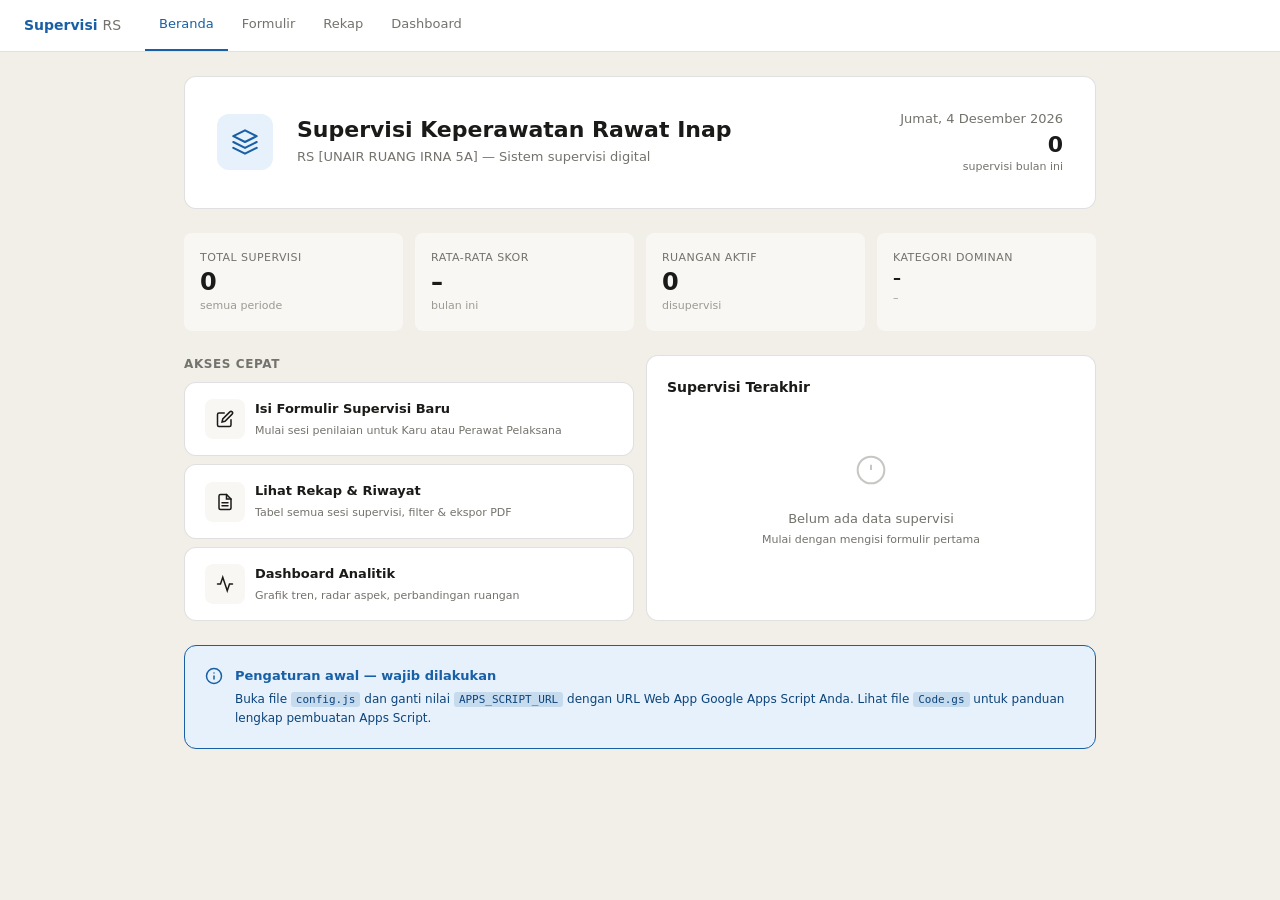
<file: index.html>
<!DOCTYPE html>
<html lang="id">
<head>
<meta charset="UTF-8">
<meta name="viewport" content="width=device-width,initial-scale=1">
<title>Supervisi Keperawatan RS</title>
<link rel="stylesheet" href="style.css">
<style>
.hero{background:var(--bg);border:1px solid var(--border);border-radius:var(--radius-lg);
  padding:2rem;margin-bottom:1.5rem;display:flex;align-items:center;gap:1.5rem}
.hero-icon{width:56px;height:56px;background:var(--blue-light);border-radius:var(--radius-lg);
  display:flex;align-items:center;justify-content:center;flex-shrink:0}
.hero h1{font-size:22px;font-weight:700;color:var(--text);line-height:1.2}
.hero p{font-size:13px;color:var(--text-sec);margin-top:4px}
.quick-btn{display:flex;align-items:center;gap:10px;padding:1rem 1.25rem;
  background:var(--bg);border:1px solid var(--border);border-radius:var(--radius-lg);
  text-decoration:none;color:var(--text);transition:all .15s;cursor:pointer}
.quick-btn:hover{border-color:var(--blue-mid);background:var(--blue-light)}
.quick-btn:hover .qb-icon{background:var(--blue);color:#fff}
.qb-icon{width:40px;height:40px;border-radius:var(--radius);background:var(--bg2);
  display:flex;align-items:center;justify-content:center;flex-shrink:0;transition:all .15s}
.qb-title{font-size:13px;font-weight:600;color:var(--text)}
.qb-sub{font-size:11px;color:var(--text-sec);margin-top:2px}
.recent-row{display:flex;align-items:center;gap:10px;padding:10px 0;
  border-bottom:1px solid var(--border)}
.recent-row:last-child{border-bottom:none}
.rr-avatar{width:32px;height:32px;border-radius:50%;background:var(--blue-light);
  display:flex;align-items:center;justify-content:center;font-size:11px;font-weight:600;
  color:var(--blue);flex-shrink:0}
.rr-name{font-size:13px;font-weight:500;color:var(--text)}
.rr-meta{font-size:11px;color:var(--text-sec);margin-top:1px}
.empty-state{text-align:center;padding:2.5rem 1rem;color:var(--text-sec)}
.empty-state svg{margin-bottom:.75rem;opacity:.4}
</style>
</head>
<body>
<nav>
  <div class="nav-brand">Supervisi <span>RS</span></div>
  <div class="nav-links">
    <a href="index.html" class="active">Beranda</a>
    <a href="form.html">Formulir</a>
    <a href="rekap.html">Rekap</a>
    <a href="dashboard.html">Dashboard</a>
  </div>
</nav>

<div class="container">
  <div class="hero">
    <div class="hero-icon">
      <svg width="28" height="28" viewBox="0 0 24 24" fill="none" stroke="#185FA5" stroke-width="1.8" stroke-linecap="round" stroke-linejoin="round">
        <path d="M12 2L2 7l10 5 10-5-10-5z"/><path d="M2 17l10 5 10-5"/><path d="M2 12l10 5 10-5"/>
      </svg>
    </div>
    <div>
      <h1 id="rs-name">Supervisi Keperawatan Rawat Inap</h1>
      <p id="rs-sub">Sistem pencatatan & pelaporan supervisi berbasis Google Sheets</p>
    </div>
    <div style="margin-left:auto;text-align:right;flex-shrink:0">
      <div id="today-date" style="font-size:13px;color:var(--text-sec)"></div>
      <div id="stat-bulan" style="font-size:22px;font-weight:700;color:var(--text);line-height:1.2;margin-top:2px">–</div>
      <div style="font-size:11px;color:var(--text-sec)">supervisi bulan ini</div>
    </div>
  </div>

  <div id="toast-area"></div>

  <div class="grid-4" style="margin-bottom:1.5rem" id="stat-cards">
    <div class="stat-card">
      <div class="stat-label">Total Supervisi</div>
      <div class="stat-value" id="s-total">–</div>
      <div class="stat-sub">semua periode</div>
    </div>
    <div class="stat-card">
      <div class="stat-label">Rata-rata Skor</div>
      <div class="stat-value" id="s-rata">–</div>
      <div class="stat-sub">bulan ini</div>
    </div>
    <div class="stat-card">
      <div class="stat-label">Ruangan Aktif</div>
      <div class="stat-value" id="s-ruangan">–</div>
      <div class="stat-sub">disupervisi</div>
    </div>
    <div class="stat-card">
      <div class="stat-label">Kategori Dominan</div>
      <div class="stat-value" id="s-kategori" style="font-size:16px">–</div>
      <div class="stat-sub" id="s-kategori-sub">–</div>
    </div>
  </div>

  <div class="grid-2" style="margin-bottom:1.5rem">
    <div>
      <div style="font-size:12px;font-weight:600;color:var(--text-sec);margin-bottom:8px;text-transform:uppercase;letter-spacing:.05em">Akses Cepat</div>
      <div style="display:flex;flex-direction:column;gap:8px">
        <a href="form.html" class="quick-btn">
          <div class="qb-icon">
            <svg width="18" height="18" viewBox="0 0 24 24" fill="none" stroke="currentColor" stroke-width="2" stroke-linecap="round">
              <path d="M11 4H4a2 2 0 00-2 2v14a2 2 0 002 2h14a2 2 0 002-2v-7"/><path d="M18.5 2.5a2.121 2.121 0 013 3L12 15l-4 1 1-4 9.5-9.5z"/>
            </svg>
          </div>
          <div>
            <div class="qb-title">Isi Formulir Supervisi Baru</div>
            <div class="qb-sub">Mulai sesi penilaian untuk Karu atau Perawat Pelaksana</div>
          </div>
        </a>
        <a href="rekap.html" class="quick-btn">
          <div class="qb-icon">
            <svg width="18" height="18" viewBox="0 0 24 24" fill="none" stroke="currentColor" stroke-width="2" stroke-linecap="round">
              <path d="M14 2H6a2 2 0 00-2 2v16a2 2 0 002 2h12a2 2 0 002-2V8z"/><polyline points="14 2 14 8 20 8"/><line x1="16" y1="13" x2="8" y2="13"/><line x1="16" y1="17" x2="8" y2="17"/>
            </svg>
          </div>
          <div>
            <div class="qb-title">Lihat Rekap & Riwayat</div>
            <div class="qb-sub">Tabel semua sesi supervisi, filter & ekspor PDF</div>
          </div>
        </a>
        <a href="dashboard.html" class="quick-btn">
          <div class="qb-icon">
            <svg width="18" height="18" viewBox="0 0 24 24" fill="none" stroke="currentColor" stroke-width="2" stroke-linecap="round">
              <polyline points="22 12 18 12 15 21 9 3 6 12 2 12"/>
            </svg>
          </div>
          <div>
            <div class="qb-title">Dashboard Analitik</div>
            <div class="qb-sub">Grafik tren, radar aspek, perbandingan ruangan</div>
          </div>
        </a>
      </div>
    </div>

    <div class="card">
      <div class="card-title">Supervisi Terakhir</div>
      <div id="recent-list">
        <div class="empty-state" id="empty-recent">
          <svg width="32" height="32" viewBox="0 0 24 24" fill="none" stroke="currentColor" stroke-width="1.5"><circle cx="12" cy="12" r="10"/><line x1="12" y1="8" x2="12" y2="12"/><line x1="12" y1="16" x2="12.01" y2="16"/></svg>
          <div style="font-size:13px;margin-top:4px">Belum ada data supervisi</div>
          <div style="font-size:11px;margin-top:2px">Mulai dengan mengisi formulir pertama</div>
        </div>
      </div>
    </div>
  </div>

  <div class="card" style="background:var(--blue-light);border-color:var(--blue)">
    <div style="display:flex;align-items:flex-start;gap:12px">
      <svg width="18" height="18" viewBox="0 0 24 24" fill="none" stroke="#185FA5" stroke-width="2" stroke-linecap="round" style="flex-shrink:0;margin-top:1px"><circle cx="12" cy="12" r="10"/><line x1="12" y1="16" x2="12" y2="12"/><line x1="12" y1="8" x2="12.01" y2="8"/></svg>
      <div>
        <div style="font-size:13px;font-weight:600;color:var(--blue);margin-bottom:3px">Pengaturan awal — wajib dilakukan</div>
        <div style="font-size:12px;color:#0C447C;line-height:1.6">
          Buka file <code style="background:rgba(24,95,165,.15);padding:1px 5px;border-radius:3px;font-size:11px">config.js</code> 
          dan ganti nilai <code style="background:rgba(24,95,165,.15);padding:1px 5px;border-radius:3px;font-size:11px">APPS_SCRIPT_URL</code> 
          dengan URL Web App Google Apps Script Anda. Lihat file <code style="background:rgba(24,95,165,.15);padding:1px 5px;border-radius:3px;font-size:11px">Code.gs</code> 
          untuk panduan lengkap pembuatan Apps Script.
        </div>
      </div>
    </div>
  </div>
</div>

<script src="config.js"></script>
<script>
document.getElementById('rs-name').textContent = CONFIG.APP_NAME;
document.getElementById('rs-sub').textContent = CONFIG.RS_NAME + ' — Sistem supervisi digital';

const now = new Date();
document.getElementById('today-date').textContent = now.toLocaleDateString('id-ID',{weekday:'long',day:'numeric',month:'long',year:'numeric'});

function loadStats() {
  const data = ambilLokal();
  const bulanIni = now.getMonth();
  const tahunIni = now.getFullYear();
  const dataBulan = data.filter(d => {
    const t = new Date(d.tanggal);
    return t.getMonth() === bulanIni && t.getFullYear() === tahunIni;
  });

  document.getElementById('s-total').textContent = data.length;
  document.getElementById('stat-bulan').textContent = dataBulan.length;

  if (dataBulan.length) {
    const avg = Math.round(dataBulan.reduce((a,b) => a + b.skor_total, 0) / dataBulan.length);
    document.getElementById('s-rata').textContent = avg + '%';
    const kat = getKategori(avg);
    document.getElementById('s-kategori').textContent = kat.label;
  }

  const ruangan = [...new Set(data.map(d => d.ruangan))];
  document.getElementById('s-ruangan').textContent = ruangan.length;

  const cats = {};
  data.forEach(d => { cats[d.kategori] = (cats[d.kategori]||0)+1; });
  const dom = Object.entries(cats).sort((a,b)=>b[1]-a[1])[0];
  if (dom) {
    document.getElementById('s-kategori').textContent = dom[0];
    document.getElementById('s-kategori-sub').textContent = dom[1] + ' sesi';
  }

  const list = document.getElementById('recent-list');
  const recent = data.slice(0, 5);
  if (recent.length) {
    document.getElementById('empty-recent')?.remove();
    list.innerHTML = recent.map(d => {
      const inisial = d.nama_perawat.split(' ').slice(1,3).map(w=>w[0]).join('').toUpperCase().slice(0,2);
      const kat = getKategori(d.skor_total);
      return `<div class="recent-row">
        <div class="rr-avatar">${inisial}</div>
        <div style="flex:1">
          <div class="rr-name">${d.nama_perawat}</div>
          <div class="rr-meta">${d.ruangan} · ${formatTanggal(d.tanggal)} · ${d.shift}</div>
        </div>
        <span class="badge ${kat.cls}">${d.skor_total}%</span>
      </div>`;
    }).join('');
  }

  // Coba fetch dari Sheets jika URL sudah diset
  if (CONFIG.APPS_SCRIPT_URL.includes('GANTI')) return;
  fetch(CONFIG.APPS_SCRIPT_URL + '?action=getStats')
    .then(r => r.json())
    .then(res => {
      if (res.total !== undefined) document.getElementById('s-total').textContent = res.total;
    }).catch(() => {});
}

loadStats();
</script>
</body>
</html>
</file>
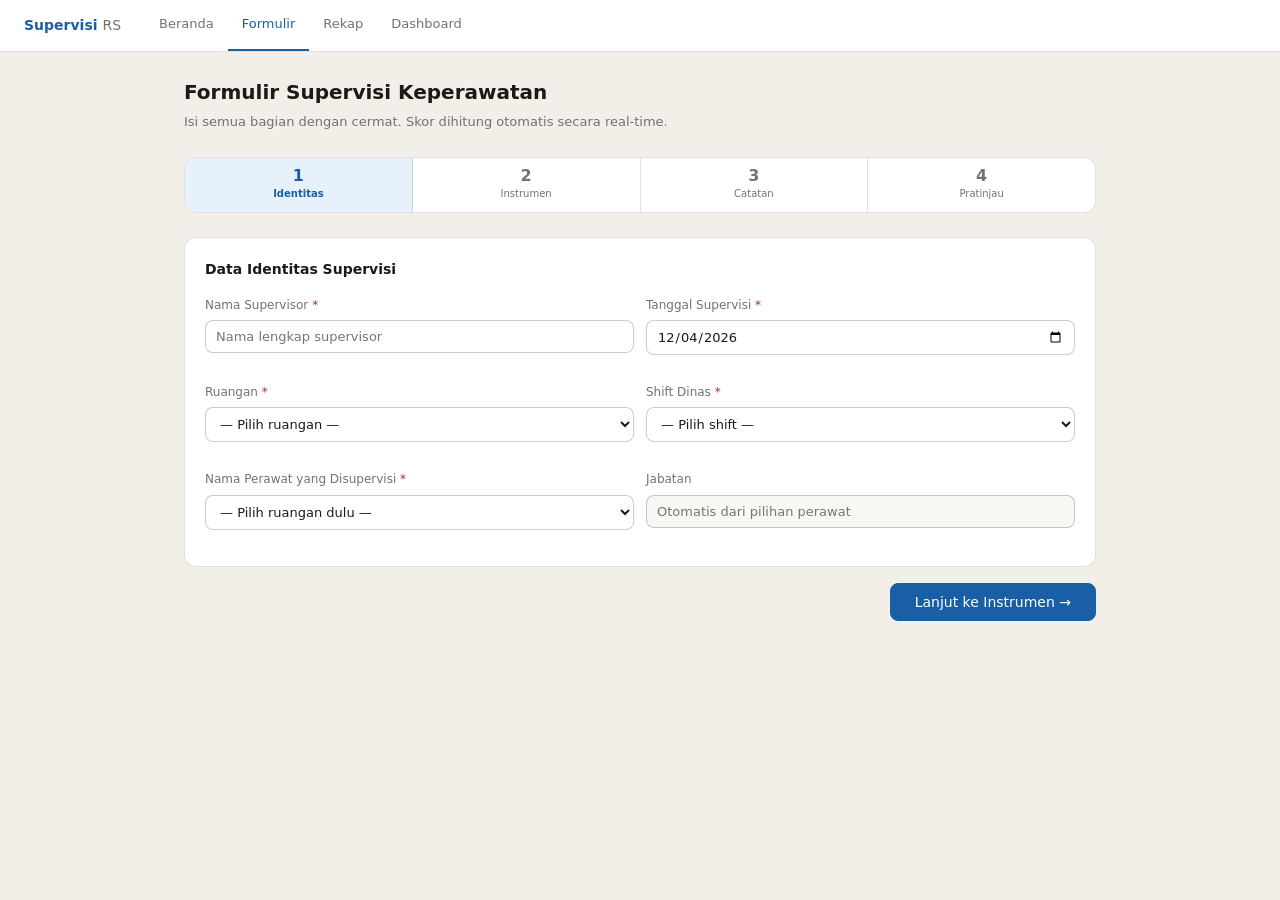
<file: form.html>
<!DOCTYPE html>
<html lang="id">
<head>
<meta charset="UTF-8">
<meta name="viewport" content="width=device-width,initial-scale=1">
<title>Formulir Supervisi</title>
<link rel="stylesheet" href="style.css">
<style>
.form-header{background:var(--bg);border:1px solid var(--border);border-radius:var(--radius-lg);
  padding:1.25rem;margin-bottom:1.25rem}
.step-bar{display:flex;gap:0;margin-bottom:1.5rem;background:var(--bg);
  border:1px solid var(--border);border-radius:var(--radius-lg);overflow:hidden}
.step{flex:1;padding:10px 8px;text-align:center;font-size:12px;color:var(--text-sec);
  border-right:1px solid var(--border);cursor:pointer;transition:background .15s}
.step:last-child{border-right:none}
.step.active{background:var(--blue-light);color:var(--blue);font-weight:600}
.step.done{background:var(--green-light);color:var(--green)}
.step-num{display:block;font-size:16px;font-weight:700;line-height:1}
.step-lbl{display:block;font-size:10px;margin-top:2px}
.pane{display:none}
.pane.active{display:block}
.skor-summary{display:grid;grid-template-columns:repeat(4,minmax(0,1fr));gap:8px;margin:1rem 0}
.skor-box{background:var(--bg2);border-radius:var(--radius);padding:8px 10px}
.skor-box-lbl{font-size:10px;color:var(--text-sec);font-weight:500;text-transform:uppercase;letter-spacing:.04em}
.skor-box-val{font-size:20px;font-weight:700;color:var(--text);margin-top:2px;line-height:1}
.skor-box-max{font-size:10px;color:var(--text-hint)}
.total-box{background:var(--blue-light);border:1.5px solid var(--blue-mid);border-radius:var(--radius-lg);
  padding:1.25rem;display:flex;align-items:center;justify-content:space-between;margin:1rem 0}
.total-val{font-size:36px;font-weight:800;color:var(--blue)}
.total-meta{font-size:13px;color:var(--blue)}
.success-screen{text-align:center;padding:2.5rem 1rem}
.success-icon{width:64px;height:64px;background:var(--green-light);border-radius:50%;
  display:flex;align-items:center;justify-content:center;margin:0 auto 1rem}
</style>
</head>
<body>
<nav>
  <div class="nav-brand">Supervisi <span>RS</span></div>
  <div class="nav-links">
    <a href="index.html">Beranda</a>
    <a href="form.html" class="active">Formulir</a>
    <a href="rekap.html">Rekap</a>
    <a href="dashboard.html">Dashboard</a>
  </div>
</nav>

<div class="container">
  <div class="page-title">Formulir Supervisi Keperawatan</div>
  <div class="page-sub">Isi semua bagian dengan cermat. Skor dihitung otomatis secara real-time.</div>

  <div id="toast-area"></div>

  <!-- STEP BAR -->
  <div class="step-bar" id="step-bar">
    <div class="step active" onclick="goStep(0)"><span class="step-num">1</span><span class="step-lbl">Identitas</span></div>
    <div class="step" onclick="goStep(1)"><span class="step-num">2</span><span class="step-lbl">Instrumen</span></div>
    <div class="step" onclick="goStep(2)"><span class="step-num">3</span><span class="step-lbl">Catatan</span></div>
    <div class="step" onclick="goStep(3)"><span class="step-num">4</span><span class="step-lbl">Pratinjau</span></div>
  </div>

  <!-- PANE 0: IDENTITAS -->
  <div class="pane active" id="pane-0">
    <div class="card">
      <div class="card-title">Data Identitas Supervisi</div>
      <div class="grid-2">
        <div class="form-group">
          <label class="form-label">Nama Supervisor <span class="req">*</span></label>
          <input type="text" id="f-supervisor" placeholder="Nama lengkap supervisor" required>
        </div>
        <div class="form-group">
          <label class="form-label">Tanggal Supervisi <span class="req">*</span></label>
          <input type="date" id="f-tanggal" required>
        </div>
        <div class="form-group">
          <label class="form-label">Ruangan <span class="req">*</span></label>
          <select id="f-ruangan" required onchange="updateDropdownPerawat()">
            <option value="">— Pilih ruangan —</option>
          </select>
        </div>
        <div class="form-group">
          <label class="form-label">Shift Dinas <span class="req">*</span></label>
          <select id="f-shift" required>
            <option value="">— Pilih shift —</option>
            <option>Pagi (07.00–14.00)</option>
            <option>Siang (14.00–21.00)</option>
            <option>Malam (21.00–07.00)</option>
          </select>
        </div>
        <div class="form-group">
          <label class="form-label">Nama Perawat yang Disupervisi <span class="req">*</span></label>
          <select id="f-perawat" required onchange="updateJabatan()">
            <option value="">— Pilih ruangan dulu —</option>
          </select>
        </div>
        <div class="form-group">
          <label class="form-label">Jabatan</label>
          <input type="text" id="f-jabatan" readonly placeholder="Otomatis dari pilihan perawat" style="background:var(--bg2);color:var(--text-sec)">
        </div>
      </div>
    </div>
    <div style="display:flex;justify-content:flex-end;margin-top:1rem">
      <button class="btn btn-primary btn-lg" onclick="nextStep(0)">Lanjut ke Instrumen →</button>
    </div>
  </div>

  <!-- PANE 1: INSTRUMEN -->
  <div class="pane" id="pane-1">
    <div id="instrumen-container"></div>
    <div class="skor-summary" id="skor-summary">
      <div class="skor-box"><div class="skor-box-lbl">Askep</div><div class="skor-box-val" id="s-askep">–</div><div class="skor-box-max">dari 100</div></div>
      <div class="skor-box"><div class="skor-box-lbl">Tindakan/SOP</div><div class="skor-box-val" id="s-sop">–</div><div class="skor-box-max">dari 100</div></div>
      <div class="skor-box"><div class="skor-box-lbl">Manajemen</div><div class="skor-box-val" id="s-manajemen">–</div><div class="skor-box-max">dari 100</div></div>
      <div class="skor-box"><div class="skor-box-lbl">Dokumentasi</div><div class="skor-box-val" id="s-dokumentasi">–</div><div class="skor-box-max">dari 100</div></div>
    </div>
    <div style="display:flex;justify-content:space-between;margin-top:1rem">
      <button class="btn btn-secondary" onclick="goStep(0)">← Kembali</button>
      <button class="btn btn-primary btn-lg" onclick="nextStep(1)">Lanjut ke Catatan →</button>
    </div>
  </div>

  <!-- PANE 2: CATATAN -->
  <div class="pane" id="pane-2">
    <div class="card">
      <div class="card-title">Catatan & Rekomendasi Supervisor</div>
      <div class="form-group">
        <label class="form-label">Temuan &amp; Catatan Supervisi</label>
        <textarea id="f-catatan" rows="5" placeholder="Tuliskan temuan observasi, hal yang sudah baik, dan area yang perlu perbaikan..."></textarea>
      </div>
      <div class="form-group">
        <label class="form-label">Rekomendasi Tindak Lanjut</label>
        <textarea id="f-rekomendasi" rows="4" placeholder="Rencana pembinaan, pelatihan yang disarankan, atau tindakan perbaikan spesifik..."></textarea>
      </div>
      <div class="form-group">
        <label class="form-label">Target Perbaikan (deadline)</label>
        <input type="date" id="f-target">
      </div>
    </div>
    <div style="display:flex;justify-content:space-between;margin-top:1rem">
      <button class="btn btn-secondary" onclick="goStep(1)">← Kembali</button>
      <button class="btn btn-primary btn-lg" onclick="nextStep(2)">Lanjut ke Pratinjau →</button>
    </div>
  </div>

  <!-- PANE 3: PRATINJAU -->
  <div class="pane" id="pane-3">
    <div class="card" id="preview-card">
      <div class="card-title">Pratinjau — periksa sebelum menyimpan</div>
      <div id="preview-content"></div>
    </div>
    <div style="display:flex;justify-content:space-between;margin-top:1rem;gap:10px">
      <button class="btn btn-secondary" onclick="goStep(2)">← Kembali Edit</button>
      <button class="btn btn-success btn-lg" id="btn-submit" onclick="submitForm()">
        <svg width="16" height="16" viewBox="0 0 24 24" fill="none" stroke="currentColor" stroke-width="2.5" stroke-linecap="round"><polyline points="20 6 9 17 4 12"/></svg>
        Simpan & Kirim ke Google Sheets
      </button>
    </div>
  </div>

  <!-- PANE 4: SUKSES -->
  <div class="pane" id="pane-4">
    <div class="card">
      <div class="success-screen">
        <div class="success-icon">
          <svg width="32" height="32" viewBox="0 0 24 24" fill="none" stroke="#3B6D11" stroke-width="2.5" stroke-linecap="round"><polyline points="20 6 9 17 4 12"/></svg>
        </div>
        <div style="font-size:20px;font-weight:700;color:var(--text);margin-bottom:8px">Data Berhasil Disimpan!</div>
        <div style="font-size:13px;color:var(--text-sec);margin-bottom:1.5rem" id="success-msg">Data supervisi telah dikirim ke Google Sheets.</div>
        <div style="display:flex;gap:10px;justify-content:center;flex-wrap:wrap">
          <button class="btn btn-primary" onclick="resetForm()">Isi Formulir Baru</button>
          <a href="rekap.html" class="btn btn-secondary">Lihat Rekap Data</a>
          <a href="dashboard.html" class="btn btn-secondary">Buka Dashboard</a>
        </div>
      </div>
    </div>
  </div>
</div>

<script src="config.js"></script>
<script>
let jabatan = '';
let scores = {}; // { section_id: [1,2,3,...] }
let currentStep = 0;

// Init
document.getElementById('f-tanggal').value = new Date().toISOString().split('T')[0];

// Populate ruangan dropdown
const selRuangan = document.getElementById('f-ruangan');
MASTER.ruangan.forEach(r => {
  const opt = document.createElement('option');
  opt.value = opt.textContent = r;
  selRuangan.appendChild(opt);
});

function updateDropdownPerawat() {
  const ruangan = document.getElementById('f-ruangan').value;
  const sel = document.getElementById('f-perawat');
  sel.innerHTML = '<option value="">— Pilih perawat —</option>';
  document.getElementById('f-jabatan').value = '';
  jabatan = '';
  if (!ruangan) return;
  MASTER.staf.filter(s => s.ruangan === ruangan).forEach(s => {
    const opt = document.createElement('option');
    opt.value = s.nama;
    opt.textContent = s.nama + ' (' + s.jabatan + ')';
    opt.dataset.jabatan = s.jabatan;
    sel.appendChild(opt);
  });
}

function updateJabatan() {
  const sel = document.getElementById('f-perawat');
  const opt = sel.options[sel.selectedIndex];
  jabatan = opt?.dataset?.jabatan || '';
  document.getElementById('f-jabatan').value = jabatan;
  if (jabatan) buildInstrumen(jabatan === 'Kepala Ruangan' ? 'karu' : 'pp');
}

function buildInstrumen(role) {
  const instrumen = INSTRUMEN[role];
  scores = {};
  instrumen.forEach(sec => { scores[sec.id] = new Array(sec.items.length).fill(0); });

  const container = document.getElementById('instrumen-container');
  container.innerHTML = '';

  instrumen.forEach(sec => {
    const secDiv = document.createElement('div');
    secDiv.style.marginBottom = '1rem';

    const head = document.createElement('div');
    head.className = 'section-head';
    head.innerHTML = `<span class="section-title">${sec.judul}</span>
      <span class="section-score" id="ss-${sec.id}" style="color:var(--text-sec)">– / 100</span>`;

    const body = document.createElement('div');
    body.className = 'section-body';

    sec.items.forEach((item, i) => {
      const row = document.createElement('div');
      row.className = 'item-row';
      row.innerHTML = `
        <span class="item-num">${i+1}.</span>
        <span class="item-text">${item}</span>
        <div class="score-group" id="sg-${sec.id}-${i}">
          ${[1,2,3,4].map(v => `<button class="score-btn" data-v="${v}" 
            onclick="setScore('${sec.id}',${i},${v})">${v}</button>`).join('')}
        </div>`;
      body.appendChild(row);
    });

    secDiv.appendChild(head);
    secDiv.appendChild(body);
    container.appendChild(secDiv);
  });
  updateSkorSummary();
}

function setScore(secId, idx, val) {
  scores[secId][idx] = val;
  const sg = document.getElementById(`sg-${secId}-${idx}`);
  sg.querySelectorAll('.score-btn').forEach(btn => {
    const v = parseInt(btn.dataset.v);
    btn.className = 'score-btn' + (v === val ? ` sel-${v}` : '');
  });
  updateSkorSection(secId);
  updateSkorSummary();
}

function updateSkorSection(secId) {
  const s = scores[secId];
  const pct = hitungSkorAspek(s);
  const el = document.getElementById(`ss-${secId}`);
  if (el) {
    el.textContent = pct + ' / 100';
    el.style.color = pct >= 86 ? 'var(--green)' : pct >= 71 ? 'var(--blue)' : pct >= 56 ? 'var(--amber)' : 'var(--red)';
  }
}

function updateSkorSummary() {
  const role = jabatan === 'Kepala Ruangan' ? 'karu' : 'pp';
  const instrumen = INSTRUMEN[role];
  if (!instrumen) return;

  const ids = instrumen.map(s => s.id);
  const labels = ['askep','sop','manajemen','dokumentasi'];
  ids.forEach((id, i) => {
    const pct = hitungSkorAspek(scores[id] || []);
    const el = document.getElementById(`s-${labels[i]}`);
    if (el) el.textContent = pct > 0 ? pct + '%' : '–';
  });
}

// STEP NAVIGATION
function goStep(n) {
  document.querySelectorAll('.pane').forEach((p,i) => p.classList.toggle('active', i === n));
  document.querySelectorAll('.step').forEach((s,i) => {
    s.classList.remove('active','done');
    if (i === n) s.classList.add('active');
    else if (i < n) s.classList.add('done');
  });
  currentStep = n;
  if (n === 3) buildPreview();
}

function nextStep(current) {
  if (current === 0) {
    const req = ['f-supervisor','f-tanggal','f-ruangan','f-shift','f-perawat'];
    for (const id of req) {
      if (!document.getElementById(id).value) {
        showToast('Harap lengkapi semua data identitas yang wajib diisi.','error');
        document.getElementById(id).focus();
        return;
      }
    }
    if (!jabatan) { showToast('Pilih perawat yang akan disupervisi.','error'); return; }
  }
  if (current === 1) {
    const role = jabatan === 'Kepala Ruangan' ? 'karu' : 'pp';
    if (!INSTRUMEN[role]) { showToast('Pilih perawat terlebih dahulu di langkah 1.','error'); goStep(0); return; }
    const allFilled = INSTRUMEN[role].every(sec => scores[sec.id] && scores[sec.id].every(v => v > 0));
    if (!allFilled) { showToast('Harap isi semua item penilaian sebelum melanjutkan.','error'); return; }
  }
  goStep(current + 1);
}

function buildPreview() {
  const role = jabatan === 'Kepala Ruangan' ? 'karu' : 'pp';
  const instrumen = INSTRUMEN[role];
  const skor_aspek = instrumen.map(sec => hitungSkorAspek(scores[sec.id]));
  const bobot = instrumen.map(s => s.bobot);
  const total = hitungSkorTotal(skor_aspek, bobot);
  const kat = getKategori(total);

  const pc = document.getElementById('preview-content');
  pc.innerHTML = `
    <div class="grid-2" style="margin-bottom:1rem">
      <div><div style="font-size:11px;color:var(--text-sec);text-transform:uppercase;letter-spacing:.05em">Supervisor</div>
        <div style="font-size:14px;font-weight:500;margin-top:2px">${document.getElementById('f-supervisor').value}</div></div>
      <div><div style="font-size:11px;color:var(--text-sec);text-transform:uppercase;letter-spacing:.05em">Tanggal / Shift</div>
        <div style="font-size:14px;font-weight:500;margin-top:2px">${formatTanggal(document.getElementById('f-tanggal').value)} · ${document.getElementById('f-shift').value}</div></div>
      <div><div style="font-size:11px;color:var(--text-sec);text-transform:uppercase;letter-spacing:.05em">Ruangan</div>
        <div style="font-size:14px;font-weight:500;margin-top:2px">${document.getElementById('f-ruangan').value}</div></div>
      <div><div style="font-size:11px;color:var(--text-sec);text-transform:uppercase;letter-spacing:.05em">Perawat / Jabatan</div>
        <div style="font-size:14px;font-weight:500;margin-top:2px">${document.getElementById('f-perawat').value}</div>
        <div style="font-size:11px;color:var(--text-sec)">${jabatan}</div></div>
    </div>
    <div class="total-box">
      <div><div style="font-size:13px;color:var(--blue);font-weight:500">Skor Total</div>
        <div class="total-val">${total}%</div></div>
      <span class="badge ${kat.cls}" style="font-size:14px;padding:6px 14px">${kat.label}</span>
    </div>
    <div style="display:grid;grid-template-columns:repeat(4,1fr);gap:8px;margin-bottom:1rem">
      ${instrumen.map((sec,i) => {
        const c = getKategori(skor_aspek[i]);
        return `<div class="skor-box"><div class="skor-box-lbl">${sec.judul.replace(/^[A-D]\.\s*/,'')}</div>
          <div class="skor-box-val" style="font-size:18px">${skor_aspek[i]}%</div>
          <div class="skor-box-max">${sec.bobot}% bobot</div></div>`;
      }).join('')}
    </div>
    ${document.getElementById('f-catatan').value ? `
    <div style="margin-bottom:8px"><div style="font-size:11px;color:var(--text-sec);text-transform:uppercase;letter-spacing:.05em;margin-bottom:4px">Catatan</div>
      <div style="font-size:13px;color:var(--text);line-height:1.6;background:var(--bg2);padding:10px;border-radius:var(--radius)">${document.getElementById('f-catatan').value}</div></div>` : ''}
    ${document.getElementById('f-rekomendasi').value ? `
    <div><div style="font-size:11px;color:var(--text-sec);text-transform:uppercase;letter-spacing:.05em;margin-bottom:4px">Rekomendasi Tindak Lanjut</div>
      <div style="font-size:13px;color:var(--text);line-height:1.6;background:var(--bg2);padding:10px;border-radius:var(--radius)">${document.getElementById('f-rekomendasi').value}</div></div>` : ''}
  `;
}

async function submitForm() {
  const btn = document.getElementById('btn-submit');
  btn.disabled = true;
  btn.innerHTML = '<span class="loading"></span> Menyimpan...';

  const role = jabatan === 'Kepala Ruangan' ? 'karu' : 'pp';
  const instrumen = INSTRUMEN[role];
  const skor_aspek = instrumen.map(sec => hitungSkorAspek(scores[sec.id]));
  const bobot = instrumen.map(s => s.bobot);
  const total = hitungSkorTotal(skor_aspek, bobot);
  const kat = getKategori(total);

  const payload = {
    supervisor: document.getElementById('f-supervisor').value,
    tanggal: document.getElementById('f-tanggal').value,
    ruangan: document.getElementById('f-ruangan').value,
    shift: document.getElementById('f-shift').value,
    nama_perawat: document.getElementById('f-perawat').value,
    jabatan: jabatan,
    skor_askep: skor_aspek[0],
    skor_sop: skor_aspek[1],
    skor_manajemen: skor_aspek[2],
    skor_dokumentasi: skor_aspek[3],
    skor_total: total,
    kategori: kat.label,
    catatan: document.getElementById('f-catatan').value,
    rekomendasi: document.getElementById('f-rekomendasi').value,
    target_perbaikan: document.getElementById('f-target').value,
    detail_scores: JSON.stringify(scores)
  };

  // Simpan lokal dulu sebagai fallback
  simpanLokal(payload);

  let berhasil = false;

  if (CONFIG.APPS_SCRIPT_URL && !CONFIG.APPS_SCRIPT_URL.includes('GANTI')) {
    try {
      // Metode: Kirim POST via hidden form + iframe
      // Ini bypass CORS karena form submissions tidak terkena CORS restrictions
      berhasil = await kirimViaForm(payload);
    } catch (e) {
      console.error('Gagal kirim ke Sheets:', e);
      berhasil = false;
    }
  }

  document.getElementById('success-msg').textContent = berhasil
    ? `Data berhasil dikirim ke Google Sheets. Skor: ${total}% (${kat.label})`
    : `Data disimpan secara lokal (offline). Sync ke Sheets saat koneksi tersedia. Skor: ${total}% (${kat.label})`;

  btn.disabled = false;
  btn.innerHTML = '<svg width="16" height="16" viewBox="0 0 24 24" fill="none" stroke="currentColor" stroke-width="2.5" stroke-linecap="round"><polyline points="20 6 9 17 4 12"/></svg> Simpan & Kirim ke Google Sheets';

  goStep(4);
  document.getElementById('step-bar').style.display = 'none';
}

/**
 * Kirim data ke Google Apps Script menggunakan GET request dengan query parameters.
 * GET request ke Apps Script Web App tidak terkena masalah CORS redirect yang 
 * terjadi pada POST, karena Apps Script menangani redirect GET secara transparan.
 * Kita encode payload sebagai parameter 'data' di URL.
 */
function kirimViaForm(payload) {
  return new Promise((resolve) => {
    // Encode payload as query parameter for GET request
    const url = CONFIG.APPS_SCRIPT_URL + '?action=saveData&data=' + encodeURIComponent(JSON.stringify(payload));
    
    // Coba fetch GET dulu (cross-origin GET ke Apps Script biasanya berhasil)
    fetch(url, { redirect: 'follow' })
      .then(resp => {
        if (!resp.ok) throw new Error('Response not ok: ' + resp.status);
        return resp.json();
      })
      .then(result => {
        console.log('Respon dari Apps Script:', result);
        resolve(result.status === 'ok');
      })
      .catch(err => {
        console.warn('Fetch GET gagal, mencoba via iframe...', err);
        // Fallback: gunakan iframe
        kirimViaIframe(payload)
          .then(resolve)
          .catch(() => resolve(false));
      });
  });
}

/**
 * Fallback: kirim data via hidden iframe + form POST
 * Form submission tradisional tidak terkena CORS restrictions
 */
function kirimViaIframe(payload) {
  return new Promise((resolve) => {
    const iframeName = 'submit_frame_' + Date.now();
    const iframe = document.createElement('iframe');
    iframe.name = iframeName;
    iframe.style.display = 'none';
    document.body.appendChild(iframe);

    const form = document.createElement('form');
    form.method = 'POST';
    form.action = CONFIG.APPS_SCRIPT_URL;
    form.target = iframeName;
    form.style.display = 'none';

    // Kirim semua data sebagai hidden field bernama 'payload'
    const input = document.createElement('input');
    input.type = 'hidden';
    input.name = 'payload';
    input.value = JSON.stringify(payload);
    form.appendChild(input);

    document.body.appendChild(form);

    // Timeout: anggap berhasil setelah 5 detik (karena kita tidak bisa baca response dari iframe cross-origin)
    const timeout = setTimeout(() => {
      cleanup();
      resolve(true); // Anggap berhasil karena form pasti terkirim
    }, 5000);

    iframe.onload = () => {
      clearTimeout(timeout);
      cleanup();
      resolve(true);
    };

    iframe.onerror = () => {
      clearTimeout(timeout);
      cleanup();
      resolve(false);
    };

    function cleanup() {
      try { document.body.removeChild(form); } catch(e) {}
      try { document.body.removeChild(iframe); } catch(e) {}
    }

    form.submit();
  });
}

function resetForm() {
  document.getElementById('step-bar').style.display = '';
  document.getElementById('f-supervisor').value = '';
  document.getElementById('f-tanggal').value = new Date().toISOString().split('T')[0];
  document.getElementById('f-ruangan').value = '';
  document.getElementById('f-shift').value = '';
  document.getElementById('f-perawat').innerHTML = '<option value="">— Pilih ruangan dulu —</option>';
  document.getElementById('f-jabatan').value = '';
  document.getElementById('f-catatan').value = '';
  document.getElementById('f-rekomendasi').value = '';
  document.getElementById('f-target').value = '';
  document.getElementById('instrumen-container').innerHTML = '';
  jabatan = '';
  scores = {};
  goStep(0);
}

function showToast(msg, type='info') {
  const area = document.getElementById('toast-area');
  area.innerHTML = `<div class="toast toast-${type} show">${msg}</div>`;
  setTimeout(() => { area.innerHTML = ''; }, 4000);
}
</script>
</body>
</html>
</file>
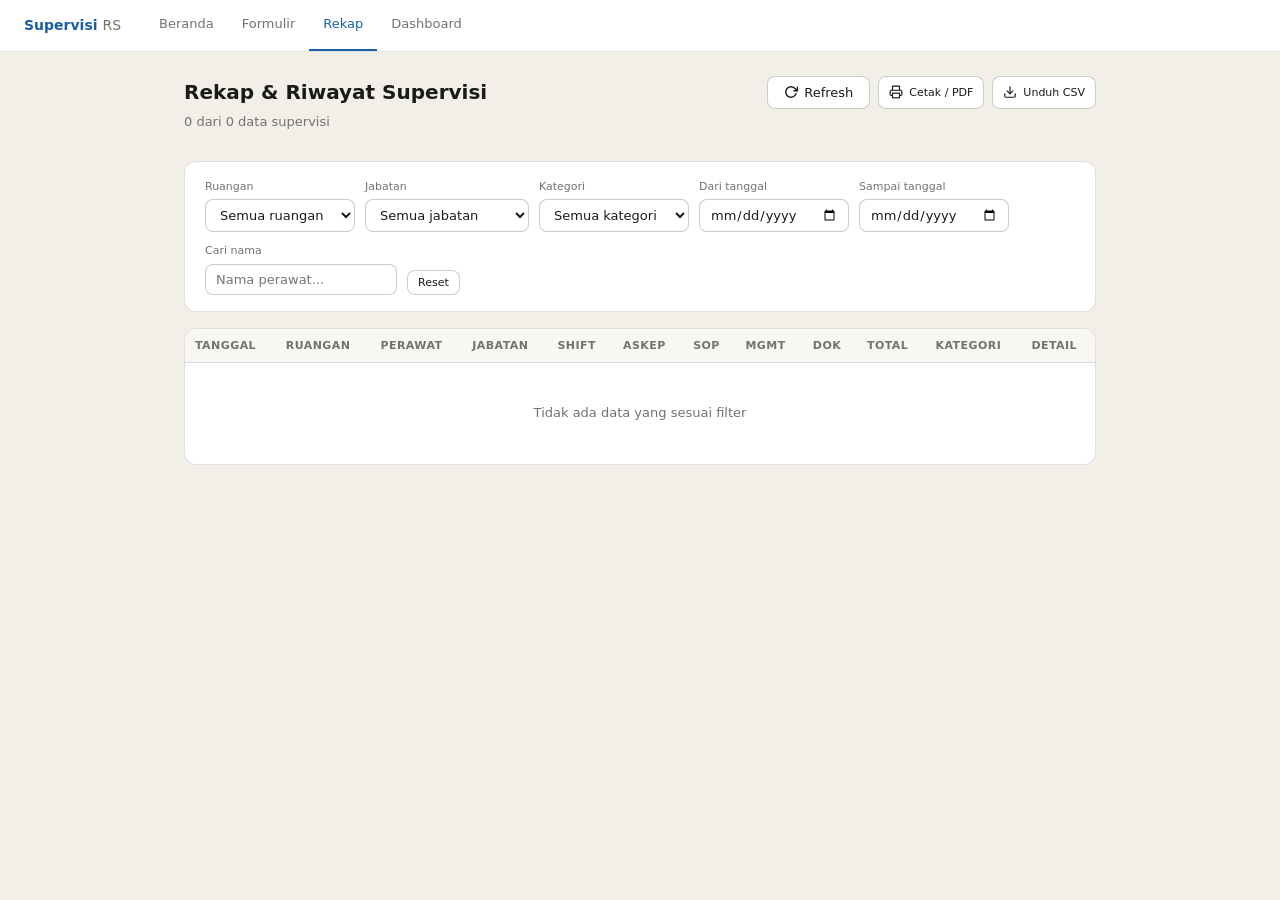
<file: rekap.html>
<!DOCTYPE html>
<html lang="id">
<head>
<meta charset="UTF-8">
<meta name="viewport" content="width=device-width,initial-scale=1">
<title>Rekap Supervisi</title>
<link rel="stylesheet" href="style.css">
<style>
.filter-bar{background:var(--bg);border:1px solid var(--border);border-radius:var(--radius-lg);
  padding:1rem 1.25rem;margin-bottom:1rem;display:flex;gap:10px;flex-wrap:wrap;align-items:flex-end}
.filter-group{display:flex;flex-direction:column;gap:4px}
.filter-group label{font-size:11px;font-weight:500;color:var(--text-sec)}
.filter-group select,
.filter-group input{min-width:150px;padding:7px 10px;border:1px solid var(--border2);
  border-radius:var(--radius);font-size:13px;color:var(--text);font-family:inherit;background:var(--bg)}
.filter-group select:focus,
.filter-group input:focus{border-color:var(--blue-mid);outline:none}
.detail-row{background:var(--bg2);padding:10px 14px;border-bottom:1px solid var(--border);display:none}
.detail-row.open{display:table-row}
td.expand-btn{cursor:pointer;color:var(--text-hint);font-size:11px;white-space:nowrap}
td.expand-btn:hover{color:var(--blue)}
.asp-grid{display:grid;grid-template-columns:repeat(4,1fr);gap:8px;margin:8px 0}
.asp-cell{background:var(--bg);border-radius:var(--radius);padding:8px 10px;border:1px solid var(--border)}
.asp-lbl{font-size:10px;color:var(--text-sec);text-transform:uppercase;letter-spacing:.04em}
.asp-val{font-size:16px;font-weight:700;margin-top:2px}
.empty-tr td{text-align:center;padding:2.5rem;color:var(--text-sec);font-size:13px}
.sort-icon{opacity:.4;font-size:10px}
.sort-icon.asc::after{content:'↑';opacity:1}
.sort-icon.desc::after{content:'↓';opacity:1}
@media print{
  .filter-bar,.no-print{display:none!important}
  .detail-row:not(.open){display:none!important}
}
</style>
</head>
<body>
<nav>
  <div class="nav-brand">Supervisi <span>RS</span></div>
  <div class="nav-links">
    <a href="index.html">Beranda</a>
    <a href="form.html">Formulir</a>
    <a href="rekap.html" class="active">Rekap</a>
    <a href="dashboard.html">Dashboard</a>
  </div>
</nav>

<div class="container">
  <div style="display:flex;align-items:flex-start;justify-content:space-between;flex-wrap:wrap;gap:10px;margin-bottom:4px">
    <div>
      <div class="page-title">Rekap & Riwayat Supervisi</div>
      <div class="page-sub" id="rekap-sub">Memuat data...</div>
    </div>
    <div style="display:flex;gap:8px;flex-wrap:wrap" class="no-print">
      <button class="btn btn-secondary" onclick="loadData()">
        <svg width="14" height="14" viewBox="0 0 24 24" fill="none" stroke="currentColor" stroke-width="2.5" stroke-linecap="round"><polyline points="23 4 23 10 17 10"/><path d="M20.49 15a9 9 0 11-2.12-9.36L23 10"/></svg>
        Refresh
      </button>
      <button class="btn btn-secondary btn-sm" onclick="window.print()">
        <svg width="14" height="14" viewBox="0 0 24 24" fill="none" stroke="currentColor" stroke-width="2" stroke-linecap="round"><polyline points="6 9 6 2 18 2 18 9"/><path d="M6 18H4a2 2 0 01-2-2v-5a2 2 0 012-2h16a2 2 0 012 2v5a2 2 0 01-2 2h-2"/><rect x="6" y="14" width="12" height="8"/></svg>
        Cetak / PDF
      </button>
      <button class="btn btn-secondary btn-sm" onclick="exportCSV()">
        <svg width="14" height="14" viewBox="0 0 24 24" fill="none" stroke="currentColor" stroke-width="2" stroke-linecap="round"><path d="M21 15v4a2 2 0 01-2 2H5a2 2 0 01-2-2v-4"/><polyline points="7 10 12 15 17 10"/><line x1="12" y1="15" x2="12" y2="3"/></svg>
        Unduh CSV
      </button>
    </div>
  </div>

  <div class="filter-bar no-print">
    <div class="filter-group">
      <label>Ruangan</label>
      <select id="f-ruangan" onchange="applyFilter()">
        <option value="">Semua ruangan</option>
      </select>
    </div>
    <div class="filter-group">
      <label>Jabatan</label>
      <select id="f-jabatan" onchange="applyFilter()">
        <option value="">Semua jabatan</option>
        <option>Kepala Ruangan</option>
        <option>Perawat Pelaksana</option>
      </select>
    </div>
    <div class="filter-group">
      <label>Kategori</label>
      <select id="f-kategori" onchange="applyFilter()">
        <option value="">Semua kategori</option>
        <option>Sangat Baik</option>
        <option>Baik</option>
        <option>Cukup</option>
        <option>Kurang</option>
      </select>
    </div>
    <div class="filter-group">
      <label>Dari tanggal</label>
      <input type="date" id="f-dari" onchange="applyFilter()">
    </div>
    <div class="filter-group">
      <label>Sampai tanggal</label>
      <input type="date" id="f-sampai" onchange="applyFilter()">
    </div>
    <div class="filter-group">
      <label>Cari nama</label>
      <input type="text" id="f-cari" placeholder="Nama perawat..." oninput="applyFilter()">
    </div>
    <button class="btn btn-secondary btn-sm" onclick="resetFilter()">Reset</button>
  </div>

  <div id="toast-area"></div>

  <div class="card" style="padding:0;overflow:hidden">
    <div id="loading-row" style="padding:2rem;text-align:center;color:var(--text-sec)">
      <span class="loading loading-dark"></span>
      <span style="margin-left:8px;font-size:13px">Memuat data...</span>
    </div>
    <div class="table-wrap">
      <table id="rekap-table" style="display:none">
        <thead>
          <tr>
            <th onclick="sortTable('tanggal')">Tanggal <span class="sort-icon" id="sort-tanggal"></span></th>
            <th onclick="sortTable('ruangan')">Ruangan <span class="sort-icon" id="sort-ruangan"></span></th>
            <th onclick="sortTable('nama_perawat')">Perawat <span class="sort-icon" id="sort-nama_perawat"></span></th>
            <th>Jabatan</th>
            <th>Shift</th>
            <th onclick="sortTable('skor_askep')">Askep <span class="sort-icon" id="sort-skor_askep"></span></th>
            <th onclick="sortTable('skor_sop')">SOP <span class="sort-icon" id="sort-skor_sop"></span></th>
            <th onclick="sortTable('skor_manajemen')">Mgmt <span class="sort-icon" id="sort-skor_manajemen"></span></th>
            <th onclick="sortTable('skor_dokumentasi')">Dok <span class="sort-icon" id="sort-skor_dokumentasi"></span></th>
            <th onclick="sortTable('skor_total')">Total <span class="sort-icon" id="sort-skor_total"></span></th>
            <th>Kategori</th>
            <th class="no-print">Detail</th>
          </tr>
        </thead>
        <tbody id="rekap-tbody"></tbody>
      </table>
    </div>
  </div>

  <div class="grid-4" style="margin-top:1rem" id="summary-stats"></div>
</div>

<script src="config.js"></script>
<script>
let allData = [];
let filtered = [];
let sortKey = 'tanggal';
let sortDir = 'desc';

async function loadData() {
  document.getElementById('loading-row').style.display = 'block';
  document.getElementById('rekap-table').style.display = 'none';

  let data = ambilLokal();

  if (!CONFIG.APPS_SCRIPT_URL.includes('GANTI')) {
    try {
      const resp = await fetch(CONFIG.APPS_SCRIPT_URL + '?action=getData');
      const result = await resp.json();
      if (result.data && result.data.length) {
        data = result.data;
        // Sync lokal
        localStorage.setItem('supervisi_data', JSON.stringify(data));
      }
    } catch (e) {
      console.warn('Gagal fetch dari Sheets, pakai data lokal:', e);
    }
  }

  allData = data;
  populateFilters();
  applyFilter();
  document.getElementById('loading-row').style.display = 'none';
  document.getElementById('rekap-table').style.display = 'table';
}

function populateFilters() {
  const sel = document.getElementById('f-ruangan');
  const existing = [...sel.options].map(o => o.value);
  [...new Set(allData.map(d => d.ruangan))].sort().forEach(r => {
    if (!existing.includes(r)) {
      const opt = document.createElement('option');
      opt.value = opt.textContent = r;
      sel.appendChild(opt);
    }
  });
}

function applyFilter() {
  const ruangan = document.getElementById('f-ruangan').value;
  const jabatan = document.getElementById('f-jabatan').value;
  const kategori = document.getElementById('f-kategori').value;
  const dari = document.getElementById('f-dari').value;
  const sampai = document.getElementById('f-sampai').value;
  const cari = document.getElementById('f-cari').value.toLowerCase();

  filtered = allData.filter(d => {
    if (ruangan && d.ruangan !== ruangan) return false;
    if (jabatan && d.jabatan !== jabatan) return false;
    if (kategori && d.kategori !== kategori) return false;
    if (cari && !d.nama_perawat.toLowerCase().includes(cari)) return false;
    if (dari && d.tanggal < dari) return false;
    if (sampai && d.tanggal > sampai) return false;
    return true;
  });

  sortData();
  renderTable();
  renderSummary();
  document.getElementById('rekap-sub').textContent = `${filtered.length} dari ${allData.length} data supervisi`;
}

function sortData() {
  filtered.sort((a, b) => {
    let va = a[sortKey], vb = b[sortKey];
    if (typeof va === 'string') { va = va.toLowerCase(); vb = vb?.toLowerCase() || ''; }
    if (va < vb) return sortDir === 'asc' ? -1 : 1;
    if (va > vb) return sortDir === 'asc' ? 1 : -1;
    return 0;
  });
}

function sortTable(key) {
  if (sortKey === key) sortDir = sortDir === 'asc' ? 'desc' : 'asc';
  else { sortKey = key; sortDir = 'desc'; }
  document.querySelectorAll('.sort-icon').forEach(el => el.className = 'sort-icon');
  const el = document.getElementById('sort-' + key);
  if (el) el.className = 'sort-icon ' + sortDir;
  sortData();
  renderTable();
}

function renderTable() {
  const tbody = document.getElementById('rekap-tbody');
  if (!filtered.length) {
    tbody.innerHTML = '<tr class="empty-tr"><td colspan="12">Tidak ada data yang sesuai filter</td></tr>';
    return;
  }
  tbody.innerHTML = filtered.map((d, i) => {
    const kat = getKategori(d.skor_total);
    return `
      <tr>
        <td>${formatTanggal(d.tanggal)}</td>
        <td>${d.ruangan}</td>
        <td style="font-weight:500">${d.nama_perawat}</td>
        <td><span style="font-size:11px;color:var(--text-sec)">${d.jabatan}</span></td>
        <td>${d.shift?.split(' ')[0] || '–'}</td>
        <td><span style="font-weight:600">${d.skor_askep ?? '–'}</span></td>
        <td><span style="font-weight:600">${d.skor_sop ?? '–'}</span></td>
        <td><span style="font-weight:600">${d.skor_manajemen ?? '–'}</span></td>
        <td><span style="font-weight:600">${d.skor_dokumentasi ?? '–'}</span></td>
        <td><span style="font-weight:700;font-size:14px">${d.skor_total}%</span></td>
        <td><span class="badge ${kat.cls}">${kat.label}</span></td>
        <td class="expand-btn no-print" onclick="toggleDetail(${i},this)">▶ Lihat</td>
      </tr>
      <tr class="detail-row" id="detail-${i}">
        <td colspan="12">
          <div class="asp-grid">
            <div class="asp-cell"><div class="asp-lbl">Asuhan Keperawatan</div><div class="asp-val" style="color:${d.skor_askep>=71?'var(--green)':'var(--amber)'}">${d.skor_askep ?? '–'}%</div></div>
            <div class="asp-cell"><div class="asp-lbl">Tindakan / SOP</div><div class="asp-val" style="color:${d.skor_sop>=71?'var(--green)':'var(--amber)'}">${d.skor_sop ?? '–'}%</div></div>
            <div class="asp-cell"><div class="asp-lbl">Manajemen Ruangan</div><div class="asp-val" style="color:${d.skor_manajemen>=71?'var(--green)':'var(--amber)'}">${d.skor_manajemen ?? '–'}%</div></div>
            <div class="asp-cell"><div class="asp-lbl">Dokumentasi</div><div class="asp-val" style="color:${d.skor_dokumentasi>=71?'var(--green)':'var(--amber)'}">${d.skor_dokumentasi ?? '–'}%</div></div>
          </div>
          ${d.catatan ? `<div style="font-size:12px;color:var(--text-sec);margin-top:6px"><strong>Catatan:</strong> ${d.catatan}</div>` : ''}
          ${d.rekomendasi ? `<div style="font-size:12px;color:var(--text-sec);margin-top:4px"><strong>Rekomendasi:</strong> ${d.rekomendasi}</div>` : ''}
          ${d.supervisor ? `<div style="font-size:11px;color:var(--text-hint);margin-top:4px">Supervisor: ${d.supervisor}</div>` : ''}
        </td>
      </tr>`;
  }).join('');
}

function toggleDetail(i, btn) {
  const row = document.getElementById('detail-' + i);
  const open = row.classList.contains('open');
  row.classList.toggle('open', !open);
  btn.textContent = open ? '▶ Lihat' : '▼ Tutup';
}

function renderSummary() {
  if (!filtered.length) { document.getElementById('summary-stats').innerHTML = ''; return; }
  const avg = Math.round(filtered.reduce((a,b) => a+b.skor_total, 0) / filtered.length);
  const max = Math.max(...filtered.map(d => d.skor_total));
  const min = Math.min(...filtered.map(d => d.skor_total));
  const katCount = {};
  filtered.forEach(d => katCount[d.kategori] = (katCount[d.kategori]||0)+1);
  const dom = Object.entries(katCount).sort((a,b)=>b[1]-a[1])[0];
  document.getElementById('summary-stats').innerHTML = `
    <div class="stat-card"><div class="stat-label">Total Data</div><div class="stat-value">${filtered.length}</div><div class="stat-sub">sesi supervisi</div></div>
    <div class="stat-card"><div class="stat-label">Rata-rata Skor</div><div class="stat-value">${avg}%</div><div class="stat-sub">${getKategori(avg).label}</div></div>
    <div class="stat-card"><div class="stat-label">Skor Tertinggi</div><div class="stat-value">${max}%</div><div class="stat-sub">dari hasil filter</div></div>
    <div class="stat-card"><div class="stat-label">Kategori Terbanyak</div><div class="stat-value" style="font-size:16px">${dom?.[0]||'–'}</div><div class="stat-sub">${dom?.[1]||0} sesi</div></div>`;
}

function resetFilter() {
  ['f-ruangan','f-jabatan','f-kategori'].forEach(id => document.getElementById(id).value = '');
  ['f-dari','f-sampai','f-cari'].forEach(id => document.getElementById(id).value = '');
  applyFilter();
}

function exportCSV() {
  const header = ['Tanggal','Supervisor','Ruangan','Perawat','Jabatan','Shift','Askep','SOP','Manajemen','Dokumentasi','Total','Kategori','Catatan','Rekomendasi'];
  const rows = filtered.map(d => [
    d.tanggal, d.supervisor, d.ruangan, d.nama_perawat, d.jabatan, d.shift,
    d.skor_askep, d.skor_sop, d.skor_manajemen, d.skor_dokumentasi,
    d.skor_total, d.kategori, `"${(d.catatan||'').replace(/"/g,'""')}"`, `"${(d.rekomendasi||'').replace(/"/g,'""')}"`
  ]);
  const csv = [header, ...rows].map(r => r.join(',')).join('\n');
  const a = document.createElement('a');
  a.href = 'data:text/csv;charset=utf-8,' + encodeURIComponent(csv);
  a.download = 'rekap-supervisi-' + new Date().toISOString().slice(0,10) + '.csv';
  a.click();
}

loadData();
</script>
</body>
</html>
</file>
<file: style.css>
*,*::before,*::after{box-sizing:border-box;margin:0;padding:0}

:root{
  --blue:#185FA5;--blue-light:#E6F1FB;--blue-mid:#378ADD;
  --green:#3B6D11;--green-light:#EAF3DE;
  --amber:#854F0B;--amber-light:#FAEEDA;
  --red:#A32D2D;--red-light:#FCEBEB;
  --teal:#0F6E56;--teal-light:#E1F5EE;
  --gray:#5F5E5A;--gray-light:#F1EFE8;
  --purple:#534AB7;--purple-light:#EEEDFE;
  --text:#1a1a18;--text-sec:#73726c;--text-hint:#9c9a92;
  --bg:#ffffff;--bg2:#f8f7f4;--bg3:#f1efe8;
  --border:rgba(0,0,0,0.12);--border2:rgba(0,0,0,0.20);
  --radius:8px;--radius-lg:12px;
}

body{font-family:'Segoe UI',system-ui,sans-serif;font-size:14px;color:var(--text);background:var(--bg3);line-height:1.6}

/* NAV */
nav{background:var(--bg);border-bottom:1px solid var(--border);padding:0 1.5rem;display:flex;align-items:center;gap:0;position:sticky;top:0;z-index:100}
.nav-brand{font-size:14px;font-weight:600;color:var(--blue);padding:14px 0;margin-right:1.5rem;white-space:nowrap}
.nav-brand span{color:var(--text-sec);font-weight:400}
.nav-links{display:flex;gap:0;flex:1}
.nav-links a{display:block;padding:14px 14px;font-size:13px;color:var(--text-sec);text-decoration:none;border-bottom:2.5px solid transparent;transition:color .15s}
.nav-links a:hover{color:var(--text)}
.nav-links a.active{color:var(--blue);border-bottom-color:var(--blue);font-weight:500}

/* LAYOUT */
.container{max-width:960px;margin:0 auto;padding:1.5rem}
.page-title{font-size:20px;font-weight:600;color:var(--text);margin-bottom:4px}
.page-sub{font-size:13px;color:var(--text-sec);margin-bottom:1.5rem}

/* CARDS */
.card{background:var(--bg);border:1px solid var(--border);border-radius:var(--radius-lg);padding:1.25rem}
.card-title{font-size:14px;font-weight:600;color:var(--text);margin-bottom:1rem}

/* GRID */
.grid-2{display:grid;grid-template-columns:repeat(2,minmax(0,1fr));gap:12px}
.grid-3{display:grid;grid-template-columns:repeat(3,minmax(0,1fr));gap:12px}
.grid-4{display:grid;grid-template-columns:repeat(4,minmax(0,1fr));gap:12px}

/* STAT CARDS */
.stat-card{background:var(--bg2);border-radius:var(--radius);padding:1rem}
.stat-label{font-size:11px;color:var(--text-sec);font-weight:500;text-transform:uppercase;letter-spacing:.04em;margin-bottom:4px}
.stat-value{font-size:24px;font-weight:600;color:var(--text);line-height:1}
.stat-sub{font-size:11px;color:var(--text-hint);margin-top:3px}

/* FORM ELEMENTS */
.form-group{display:flex;flex-direction:column;gap:5px;margin-bottom:1rem}
.form-label{font-size:12px;font-weight:500;color:var(--text-sec)}
.form-label .req{color:var(--red)}
input[type="text"],input[type="date"],select,textarea{
  width:100%;padding:8px 10px;border:1px solid var(--border2);border-radius:var(--radius);
  font-size:13px;color:var(--text);background:var(--bg);font-family:inherit;
  transition:border-color .15s,box-shadow .15s;outline:none
}
input:focus,select:focus,textarea:focus{border-color:var(--blue-mid);box-shadow:0 0 0 3px rgba(55,138,221,.15)}
select{cursor:pointer}
textarea{resize:vertical;min-height:80px}

/* BUTTONS */
.btn{display:inline-flex;align-items:center;gap:6px;padding:8px 16px;border-radius:var(--radius);
  font-size:13px;font-weight:500;cursor:pointer;border:1px solid;font-family:inherit;transition:all .15s}
.btn-primary{background:var(--blue);color:#fff;border-color:var(--blue)}
.btn-primary:hover{background:#0C447C;border-color:#0C447C}
.btn-secondary{background:var(--bg);color:var(--text);border-color:var(--border2)}
.btn-secondary:hover{background:var(--bg2)}
.btn-success{background:var(--green);color:#fff;border-color:var(--green)}
.btn-success:hover{background:#27500A}
.btn-danger{background:var(--red);color:#fff;border-color:var(--red)}
.btn-lg{padding:10px 24px;font-size:14px}
.btn-sm{padding:5px 10px;font-size:11px}
.btn:disabled{opacity:.5;cursor:not-allowed}

/* BADGES */
.badge{display:inline-block;font-size:11px;font-weight:500;padding:2px 8px;border-radius:4px}
.badge-success{background:var(--green-light);color:var(--green)}
.badge-warning{background:var(--amber-light);color:var(--amber)}
.badge-info{background:var(--blue-light);color:var(--blue)}
.badge-danger{background:var(--red-light);color:var(--red)}
.badge-gray{background:var(--gray-light);color:var(--gray)}

/* SCORE BUTTONS */
.score-group{display:flex;gap:5px}
.score-btn{width:36px;height:36px;border-radius:var(--radius);border:1.5px solid var(--border2);
  background:var(--bg2);cursor:pointer;font-size:13px;font-weight:600;color:var(--text-sec);
  transition:all .12s;font-family:inherit}
.score-btn:hover{border-color:var(--border2);background:var(--bg3)}
.score-btn.sel-1{background:var(--red-light);color:var(--red);border-color:var(--red)}
.score-btn.sel-2{background:var(--amber-light);color:var(--amber);border-color:var(--amber)}
.score-btn.sel-3{background:var(--blue-light);color:var(--blue);border-color:var(--blue)}
.score-btn.sel-4{background:var(--green-light);color:var(--green);border-color:var(--green)}

/* ITEM ROW */
.item-row{display:flex;align-items:center;gap:12px;padding:10px 0;border-bottom:1px solid var(--border)}
.item-row:last-child{border-bottom:none}
.item-num{font-size:11px;color:var(--text-hint);min-width:16px;flex-shrink:0}
.item-text{flex:1;font-size:13px;color:var(--text);line-height:1.4}

/* SECTION HEADER */
.section-head{background:var(--bg2);border-radius:var(--radius) var(--radius) 0 0;
  padding:10px 14px;display:flex;justify-content:space-between;align-items:center;
  border:1px solid var(--border)}
.section-head+.section-body{border:1px solid var(--border);border-top:none;
  padding:4px 14px;border-radius:0 0 var(--radius) var(--radius);margin-bottom:1rem}
.section-title{font-size:13px;font-weight:600;color:var(--text)}
.section-score{font-size:13px;font-weight:600}

/* TABLE */
.table-wrap{overflow-x:auto}
table{width:100%;border-collapse:collapse;font-size:13px}
th{padding:8px 10px;text-align:left;font-size:11px;font-weight:600;color:var(--text-sec);
  background:var(--bg2);border-bottom:1px solid var(--border);text-transform:uppercase;letter-spacing:.04em;cursor:pointer}
th:hover{background:var(--bg3)}
td{padding:9px 10px;border-bottom:1px solid var(--border);color:var(--text);vertical-align:middle}
tr:hover td{background:var(--bg2)}
tr:last-child td{border-bottom:none}

/* PROGRESS BAR */
.progress{height:6px;background:var(--bg3);border-radius:3px;overflow:hidden;margin-top:4px}
.progress-fill{height:100%;border-radius:3px;transition:width .3s}

/* ALERT / TOAST */
.toast{display:none;padding:10px 14px;border-radius:var(--radius);font-size:13px;margin-bottom:1rem;border-left:3px solid}
.toast.show{display:block}
.toast-success{background:var(--green-light);color:var(--green);border-color:var(--green)}
.toast-error{background:var(--red-light);color:var(--red);border-color:var(--red)}
.toast-info{background:var(--blue-light);color:var(--blue);border-color:var(--blue)}

/* LOADING */
.loading{display:inline-block;width:16px;height:16px;border:2px solid rgba(255,255,255,.4);
  border-top-color:#fff;border-radius:50%;animation:spin .6s linear infinite}
@keyframes spin{to{transform:rotate(360deg)}}
.loading-dark{border-color:var(--border2);border-top-color:var(--blue)}

/* RESPONSIVE */
@media(max-width:640px){
  .grid-2,.grid-3,.grid-4{grid-template-columns:1fr}
  .container{padding:1rem}
  nav{padding:0 1rem}
  .nav-brand{font-size:13px}
}

/* PRINT */
@media print{
  nav,.no-print{display:none!important}
  body{background:#fff}
  .card{border:1px solid #ccc}
  .container{padding:0}
}
</file>
